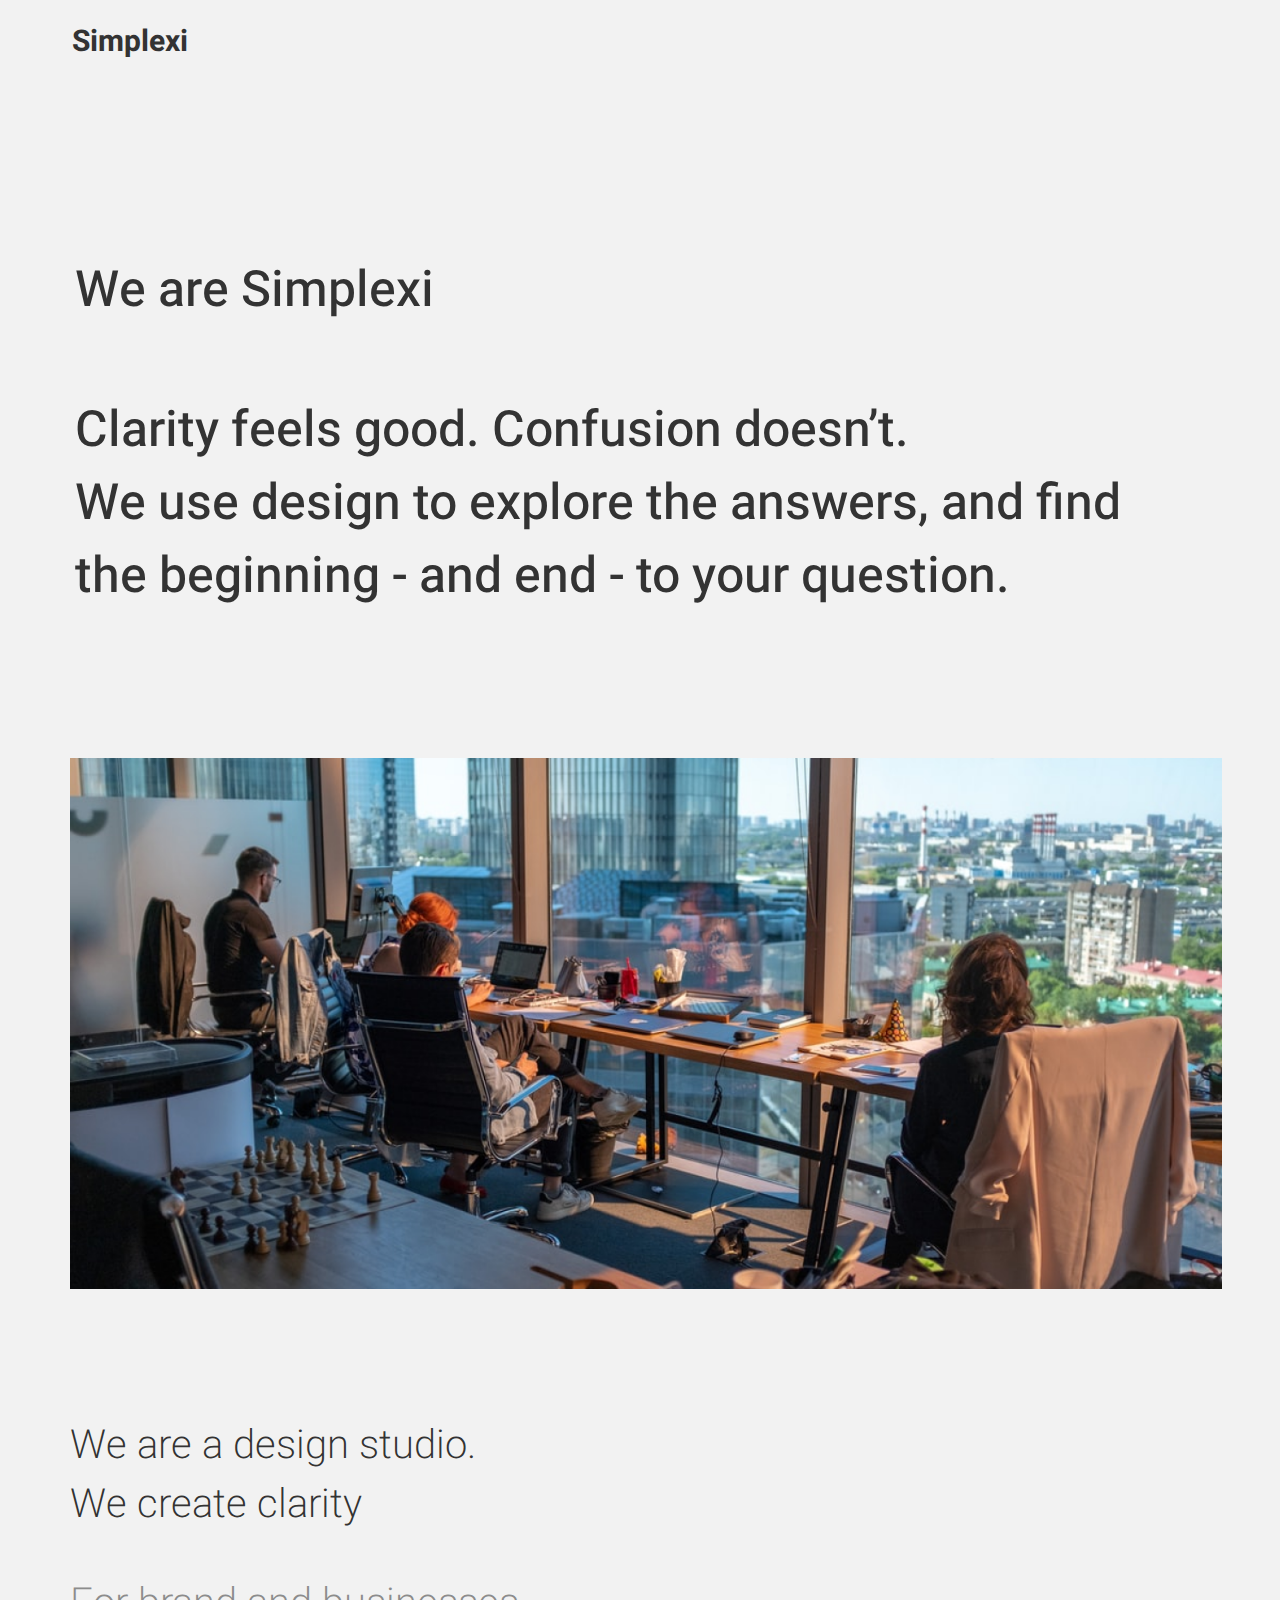
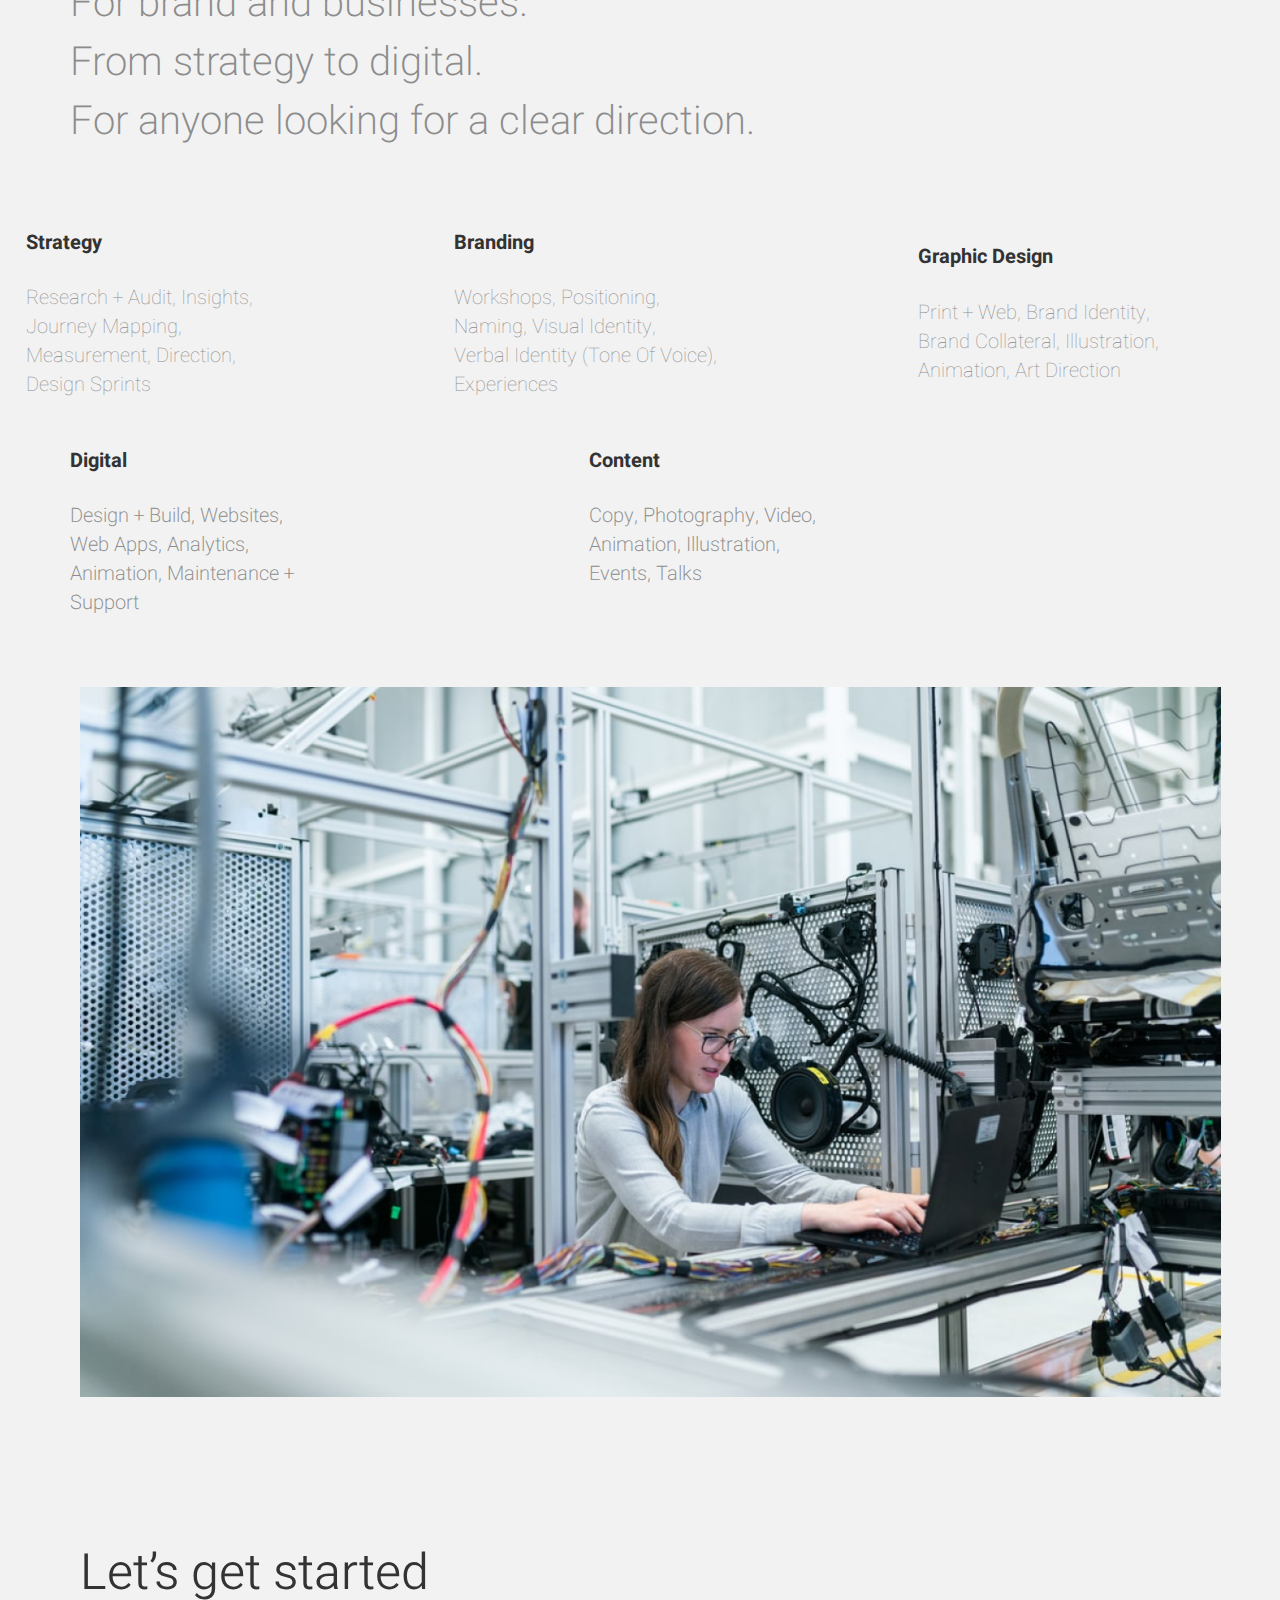
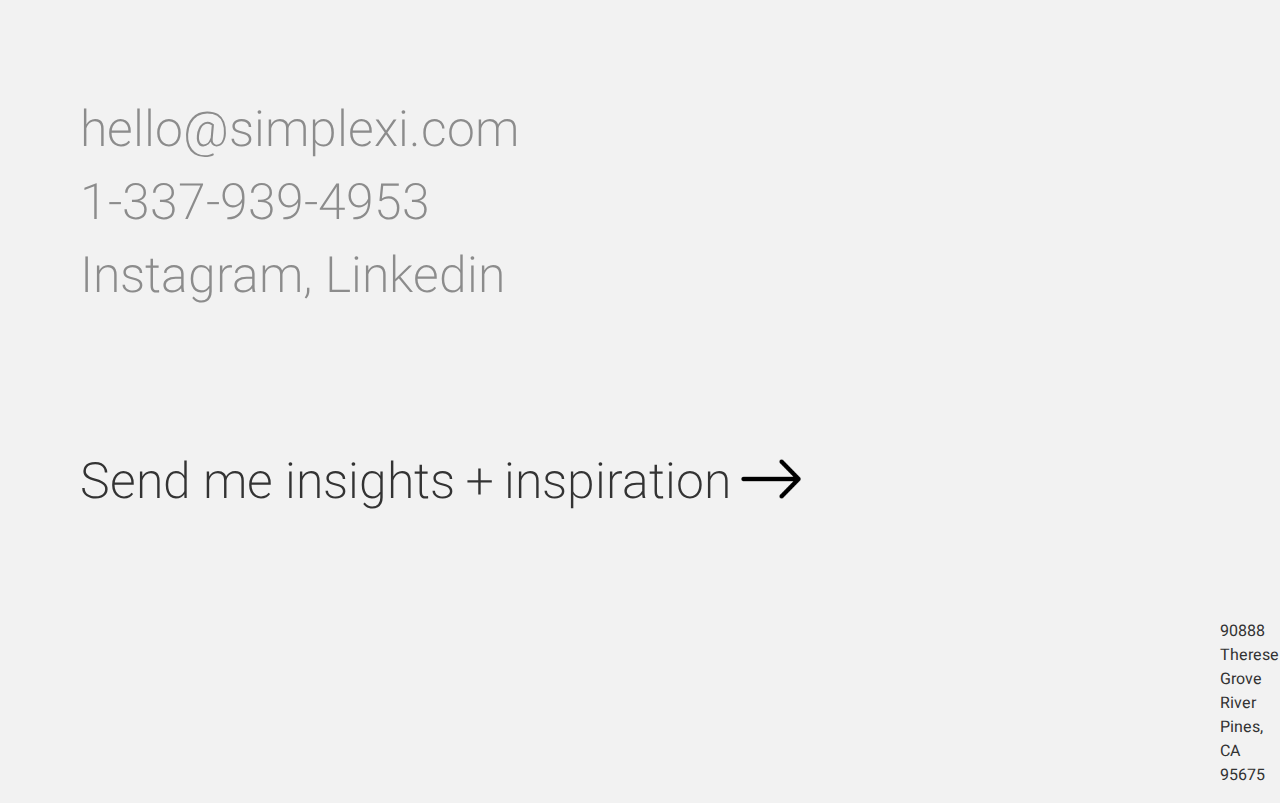
<file: index.html>
<!DOCTYPE html>
<html lang="en">
<head>
    <meta charset="UTF-8">
    <meta http-equiv="X-UA-Compatible" content="IE=edge">
    <meta name="viewport" content="width=device-width, initial-scale=1.0">
    <link rel="stylesheet" href="index.css">
    <title>Simplexi Digital</title>
</head>
<body>

    <nav>
        <h1>Simplexi</h1>
    </nav>

    <header>
        <div>
            <h4>We are Simplexi</h4>
            <p>Clarity feels  good. Confusion doesn’t.<br>
                We use design to explore the answers, and find<br>
                the beginning - and end - to your question.
            </p>
        </div>
    </header>

    <section class="img-1">
        <div>
            <img src="Rectangle1.png" alt="">
        </div>
    </section>

    <section class="showcase">
        <div class="clear-text">
            <div>
                <p>We are a design studio.<br>
                    We create clarity
                </p>
            </div>
    
            <div>
                <p class="text">For brand and businesses.<br>
                    From strategy to digital.<br>
                    For anyone looking for a clear direction.
                </p>
            </div>
        </div>

        <div class="info-1">
            <div>
                <h4>Strategy</h4>
                <p>Research + Audit, Insights,<br>
                    Journey Mapping,<br>
                    Measurement, Direction,<br>
                    Design Sprints
                </p>
            </div>

            <div>
                <h4>Branding</h4>
                <p>Workshops, Positioning,<br>
                    Naming, Visual Identity,<br>
                    Verbal Identity (Tone Of Voice),<br>
                    Experiences
                </p>
            </div>

            <div>
                <h4>Graphic Design</h4>
                <p>Print + Web, Brand Identity,<br>
                    Brand Collateral, Illustration,<br>
                    Animation, Art Direction
                </p>
            </div>
        </div>

        <div class="info-2">
            <div class="a">
                <h4>Digital</h4>
                <p>Design + Build, Websites,<br>
                    Web Apps, Analytics,<br>
                    Animation, Maintenance +<br>
                    Support
                </p>
            </div>
    
            <div class="b">
                <h4>Content</h4>
                <p>Copy, Photography, Video,<br>
                    Animation, Illustration,<br>
                    Events, Talks
                </p>
            </div>
        </div>

        <div>
            <img src="Rectangle2.png" alt="">
        </div>

    </section>

    <section class="bio">
        <div class="infos">
            <h5>Let’s get started</h5>
            <p>hello@simplexi.com<br>
                1-337-939-4953<br>
                Instagram,  Linkedin</p>
        </div>

        <div class="point">
            <h5>Send me insights + inspiration</h5>
            <img src="Vector1.png" alt="">
        </div>
    </section>
    
    <footer>
        <div>
            <p>90888 Therese Grove River Pines, CA 95675</p>
        </div>
    </footer>
</body>
</html>
</file>
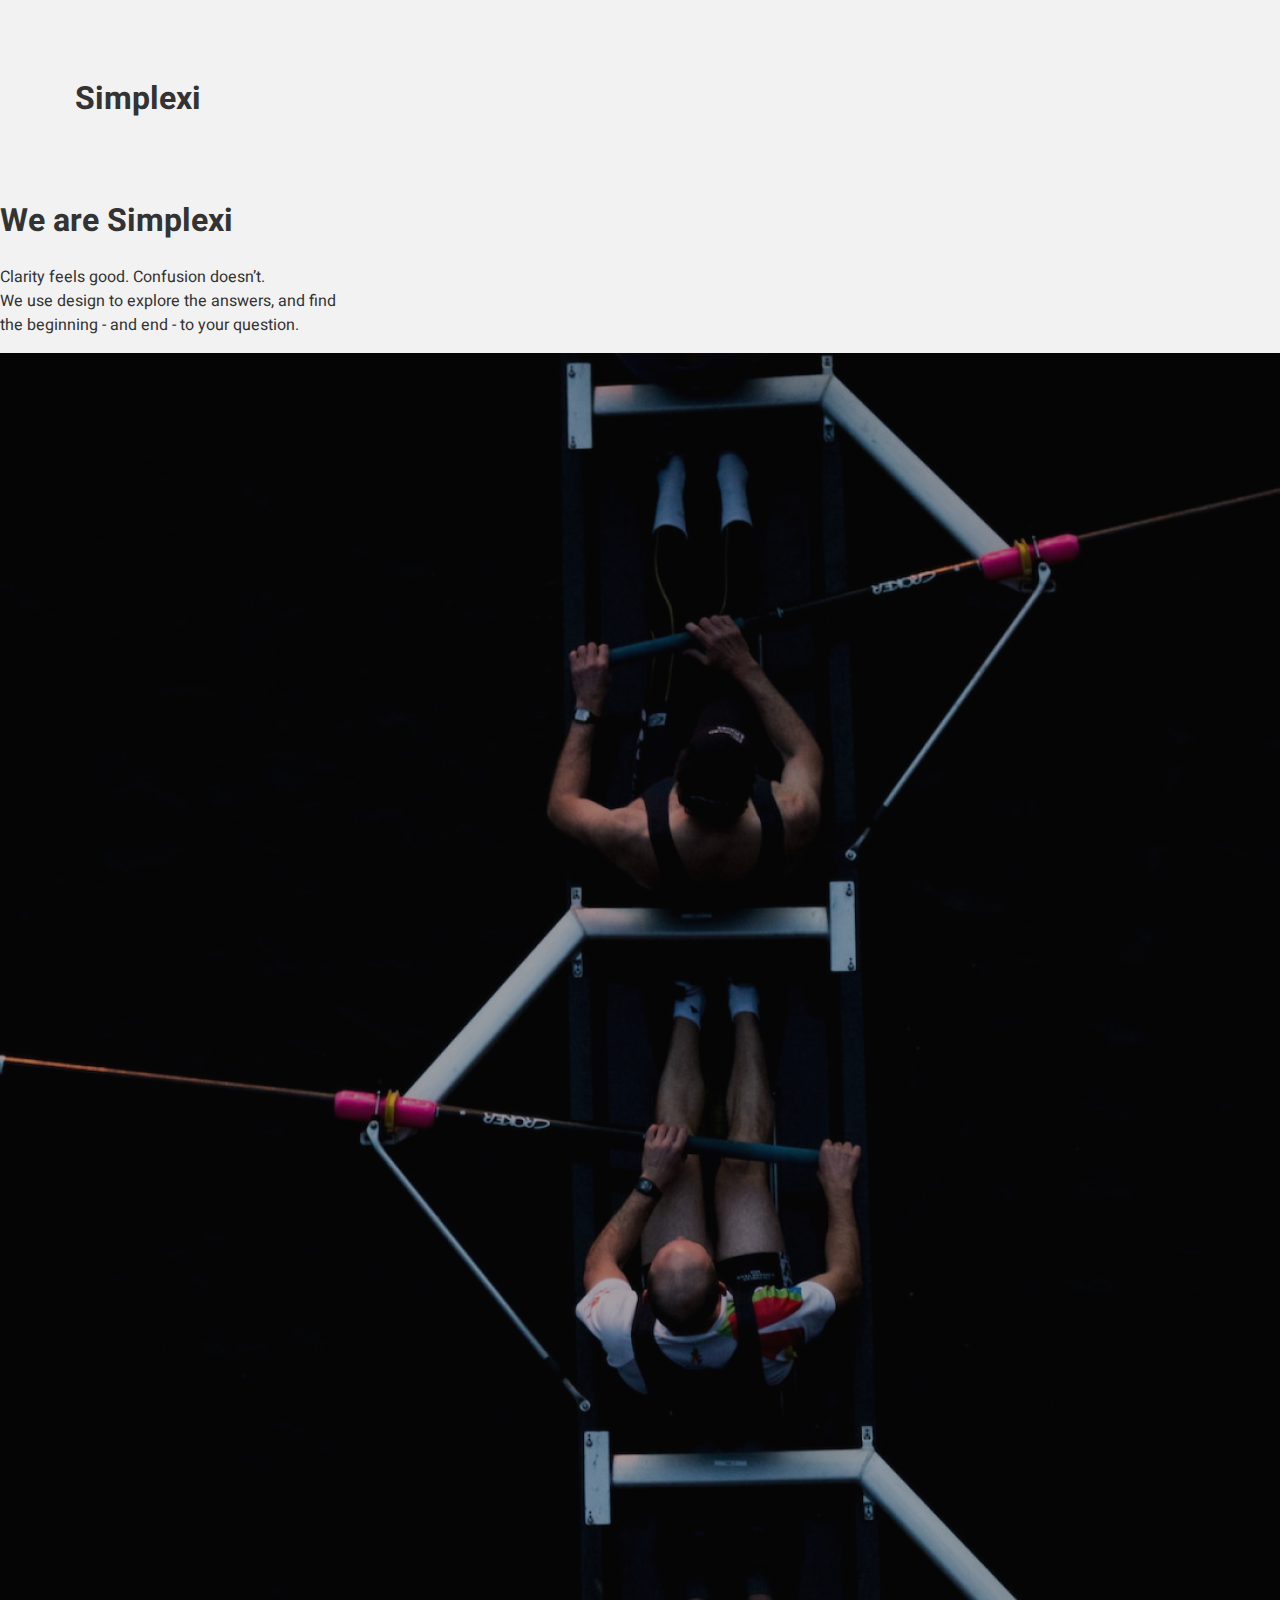
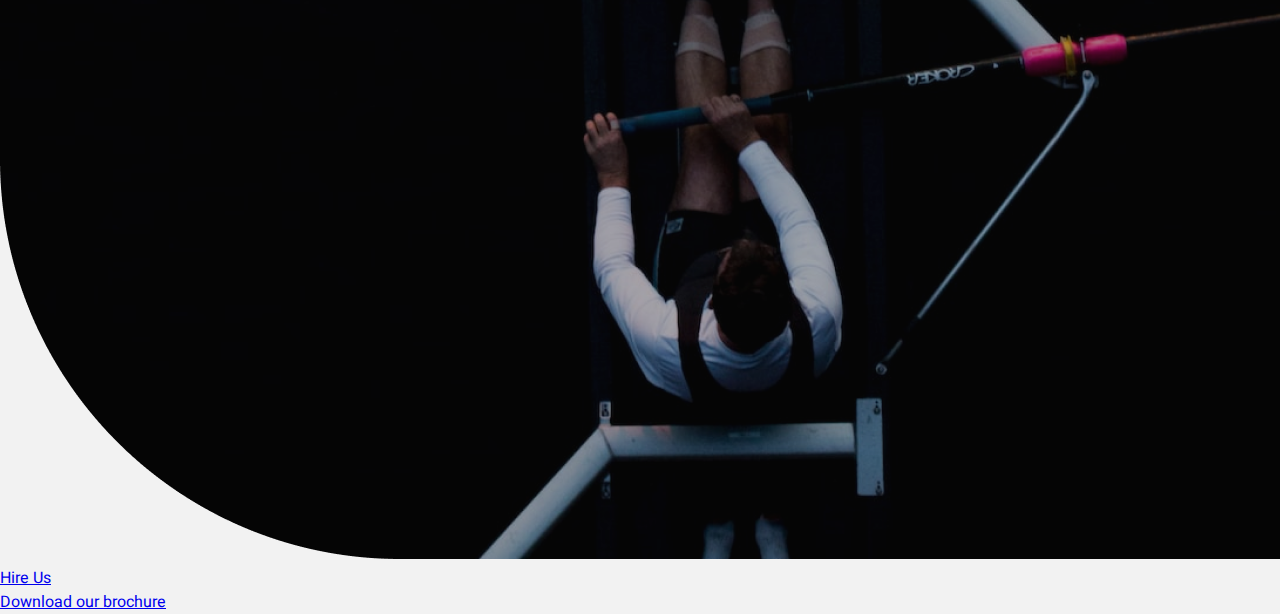
<file: index1.html>
<!DOCTYPE html>
<html lang="en">
<head>
    <meta charset="UTF-8">
    <meta http-equiv="X-UA-Compatible" content="IE=edge">
    <meta name="viewport" content="width=device-width, initial-scale=1.0">
    <link rel="stylesheet" href="index.css">
    <title>Simplexi Welcome</title>
</head>
<body>

   <header class="header">
    <h1>Simplexi</h1>
   </header>

   <section class="simplexi">
    <h1>We are Simplexi</h1>
    <p>Clarity feels  good. Confusion doesn’t.<br>
        We use design to explore the answers, and find<br>
        the beginning - and end - to your question.
    </p>

    <img src="Rectangle3.png" alt="">

    <a href="index.html">Hire Us</a>

    <div class="brochure">
        <a href="index.html">Download our brochure</a>
    </div>
   </section>



    
</body>
</html>
</file>
<file: index.css>
@import url('https://fonts.googleapis.com/css2?family=Heebo:wght@200;300;400;500&display=swap');

body {
    font-family: 'Heebo', sans-serif;
    background: #f2f2f2;
    color: #333;
    margin: 0;
    padding: 0;
}

nav {
    font-size: 15px;
    font-weight: 200;
    margin-left: 72px;
    margin-bottom: 190px;
}

header {
    margin: 75px;
}

header h4 {
    font-size: 50px;
    font-weight: 500;
}

header p {
    font-size: 50px;
    font-weight: 500;
}

.img-1 img {
    margin: 40px;
    width: 90%;
    padding: 30px;
}

.showcase {
    margin: 20px;
}

.showcase .clear-text {
    font-size: 40px;
    font-weight: 200;
    margin: 50px;
}

.showcase .clear-text .text {
    color: #8c8c8c;
}

.info-1 {
    display: flex;
    justify-content: space-around;
    align-items: center;
    font-size: 20px;
    font-weight: 100;
    margin-left: -95px;
}

.info-1 p {
    color: #8c8c8c;
}

.info-2 {
    display: inline-flex;
    justify-content: center;
    margin-left: 50px;
    font-size: 20px;
    font-weight: 100;
}

.info-2 .b {
    margin-left: 295px;

}

.info-2 p {
    color: #8c8c8c;
    font-size: 20px;
    font-weight: 200;
}

.showcase img {
    margin: 50px 60px;
    width: 92%;
}

.bio  {
    margin-left: 80px;
}

.bio .infos h5 {
    font-size: 50px;
    font-weight: 300;
}

.bio .infos p {
    font-size: 50px;
    font-weight: 200;
    color: #8c8c8c;
}

.bio .point {
    display: flex;
}

.bio .point h5 {
    font-size: 50px;
    font-weight: 200;
}

.bio .point img {
    margin-left: 10px;
    width: 5%;
    height: 40px;
    transform: translateY(96px);
}

/* footer */
footer p {
    margin-left: 1220px;
}
</file>
